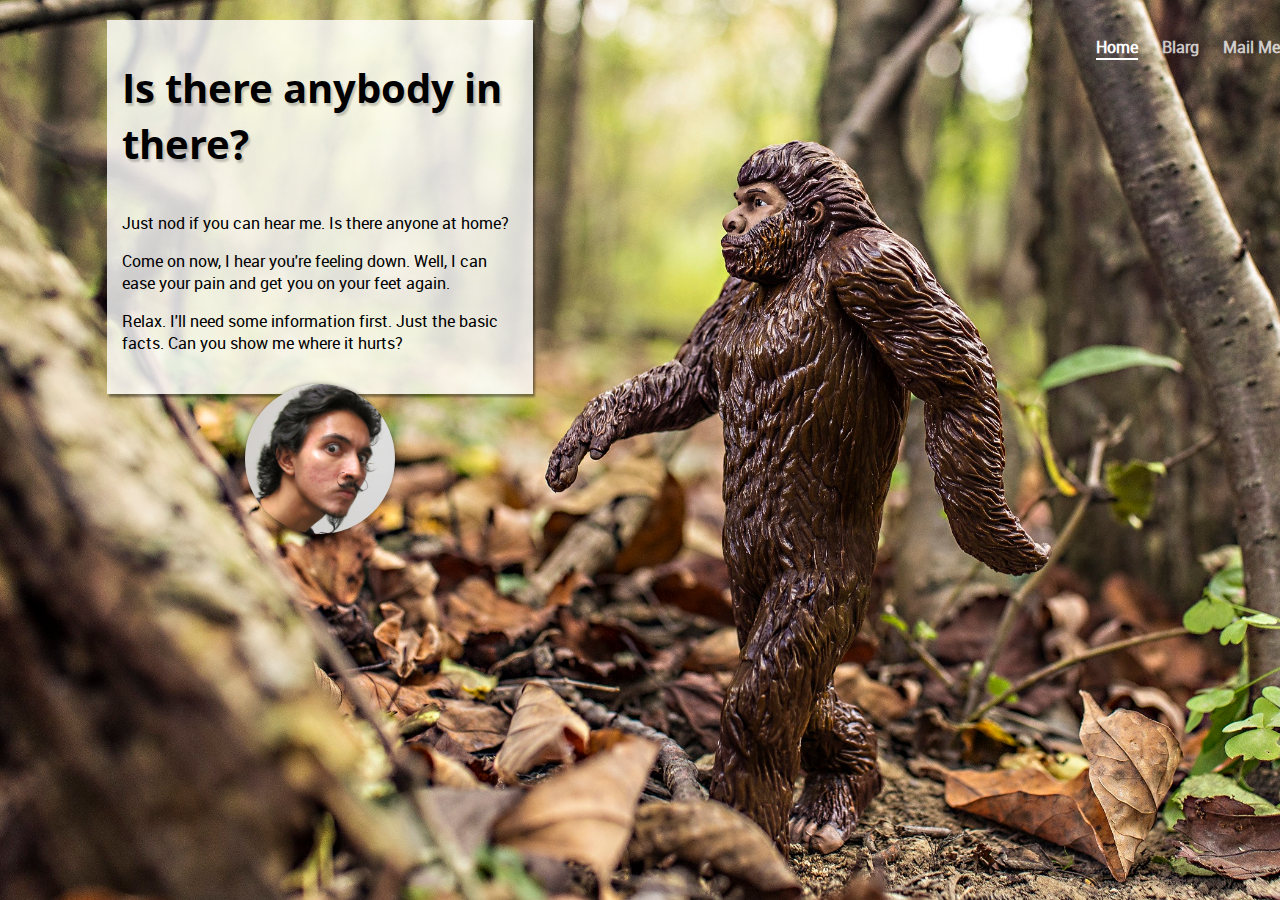
<file: index.html>
<!DOCTYPE html>
<html lang="en">
	<head>
	<link href="assets/stylesheets/main.css" rel="stylesheet">
	<link href="assets/stylesheets/fonts/fonts.css" rel="stylesheet">
	<meta charset="utf-8">
	<title>Test Project; Please Ignore</title>
	</head>
	
	<body>
	
	<div class="custom-offset-8">
			<ul class="nav masthead-nav clearfix">
				<li class="active"><a href=#><!--<i class="fa fa-home"></i>--> Home</a></li>
				<li><a href="2048/index.html"><!--<i class="fa fa-comment-o"></i>--> Blarg</a></li>
				<li><a href="mailto:loopholemaster@gmail.com"><!--<i class="fa fa-envelope"></i>--> Mail Me</a></li>
			</ul>	
			</div>
	
	<div class="container">
		<div class="row">
			<div class="col-md-4 col-md-offset-1 panel">
	  <h1 class="margin-base-vertical">Is there anybody in there? </h1>
	  <p>Just nod if you can hear me. Is there anyone at home? </p>
	  <p>Come on now, I hear you're feeling down. Well, I can ease your pain and get you on your feet again. </p>
	  <p>Relax. I'll need some information first. Just the basic facts. Can you show me where it hurts? </p>
        <div class="margin-base-vertical"></div>
		</div>
			
		</div>
	</div>

	<div class="container">
	<div class="row">
	<div class="col-md-4 col-md-offset-1">
	<div class="circular">
	</div></div></div></div>


              
      

	
	</body>
</html>
</file>
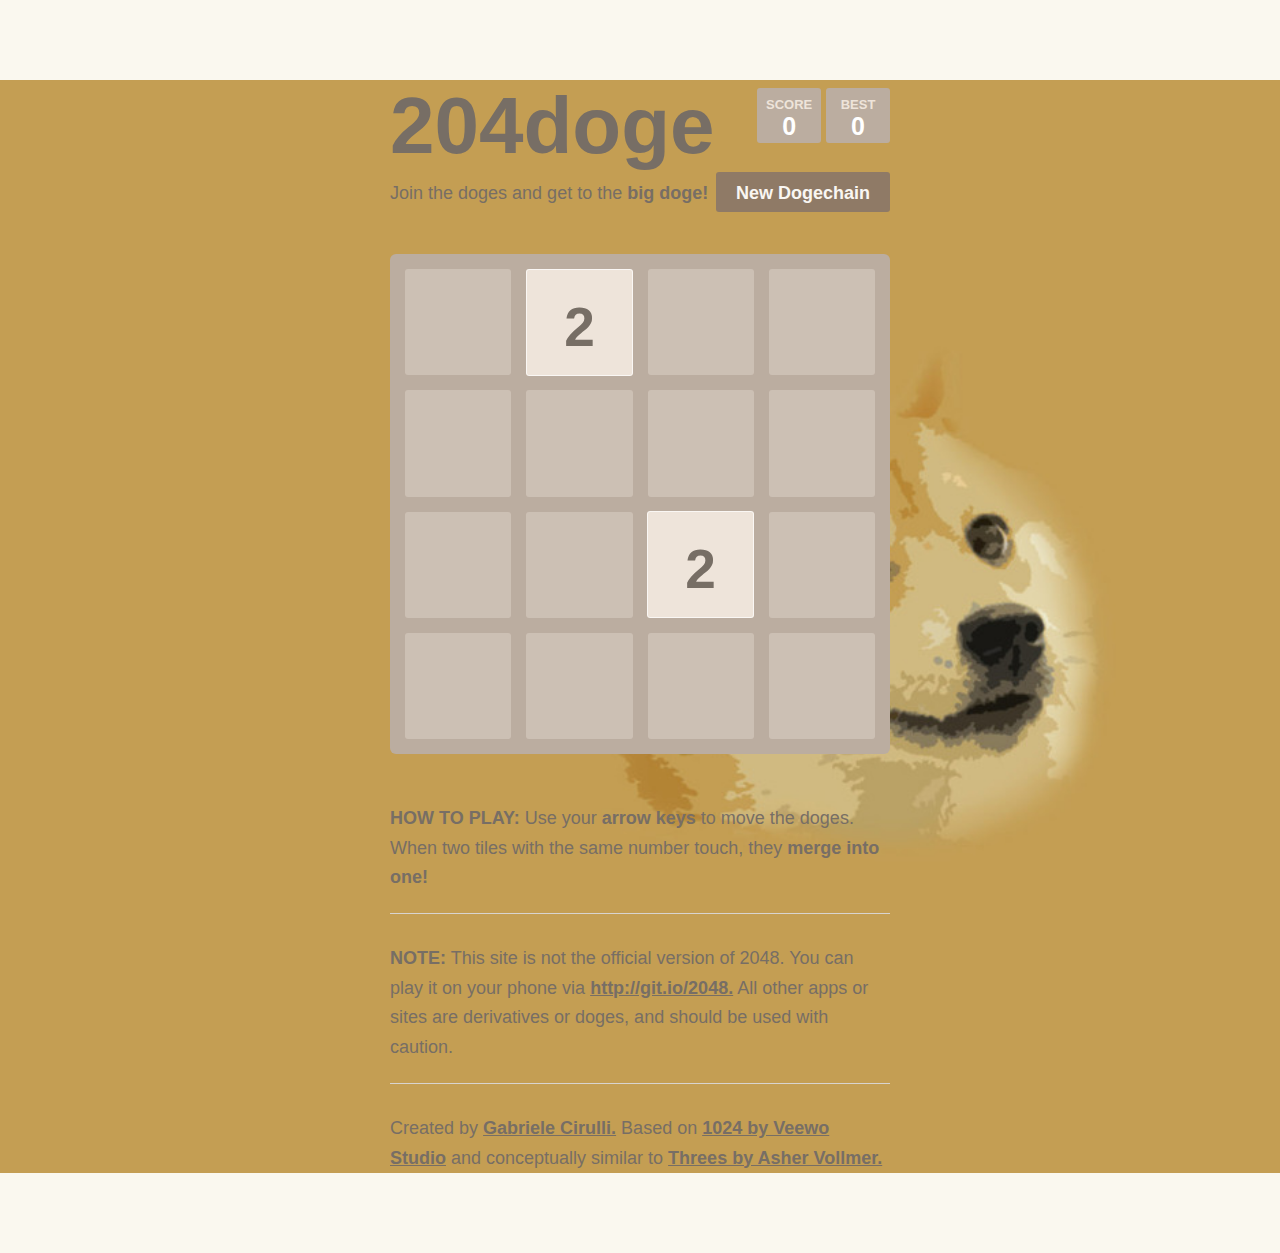
<file: 2048/index.html>
<!DOCTYPE html>
<html>
<head>
  <meta charset="utf-8">
  <title>2048</title>

  <link href="style/main.css" rel="stylesheet" type="text/css">
  <link rel="shortcut icon" href="favicon.ico">
  <link rel="apple-touch-icon" href="meta/apple-touch-icon.png">
  <link rel="apple-touch-startup-image" href="meta/apple-touch-startup-image-640x1096.png" media="(device-width: 320px) and (device-height: 568px) and (-webkit-device-pixel-ratio: 2)"> <!-- iPhone 5+ -->
  <link rel="apple-touch-startup-image" href="meta/apple-touch-startup-image-640x920.png"  media="(device-width: 320px) and (device-height: 480px) and (-webkit-device-pixel-ratio: 2)"> <!-- iPhone, retina -->
  <meta name="apple-mobile-web-app-capable" content="yes">
  <meta name="apple-mobile-web-app-status-bar-style" content="black">

  <meta name="HandheldFriendly" content="True">
  <meta name="MobileOptimized" content="320">
  <meta name="viewport" content="width=device-width, target-densitydpi=160dpi, initial-scale=1.0, maximum-scale=1, user-scalable=no, minimal-ui">
</head>
<body>
  <div class="container">
    <div class="heading">
      <h1 class="title">204doge</h1>
      <div class="scores-container">
        <div class="score-container">0</div>
        <div class="best-container">0</div>
      </div>
    </div>

    <div class="above-game">
      <p class="game-intro">Join the doges and get to the <strong>big doge!</strong></p>
      <a class="restart-button">New Dogechain</a>
    </div>

    <div class="game-container">
      <div class="game-message">
        <p></p>
        <div class="lower">
	        <a class="keep-playing-button">Keep doging</a>
          <a class="retry-button">Try another doge</a>
        </div>
      </div>

      <div class="grid-container">
        <div class="grid-row">
          <div class="grid-cell"></div>
          <div class="grid-cell"></div>
          <div class="grid-cell"></div>
          <div class="grid-cell"></div>
        </div>
        <div class="grid-row">
          <div class="grid-cell"></div>
          <div class="grid-cell"></div>
          <div class="grid-cell"></div>
          <div class="grid-cell"></div>
        </div>
        <div class="grid-row">
          <div class="grid-cell"></div>
          <div class="grid-cell"></div>
          <div class="grid-cell"></div>
          <div class="grid-cell"></div>
        </div>
        <div class="grid-row">
          <div class="grid-cell"></div>
          <div class="grid-cell"></div>
          <div class="grid-cell"></div>
          <div class="grid-cell"></div>
        </div>
      </div>

      <div class="tile-container">

      </div>
    </div>

    <p class="game-explanation">
      <strong class="important">How to play:</strong> Use your <strong>arrow keys</strong> to move the doges. When two tiles with the same number touch, they <strong>merge into one!</strong>
    </p>
    <hr>
    <p>
    <strong class="important">Note:</strong> This site is not the official version of 2048. You can play it on your phone via <a href="http://git.io/2048">http://git.io/2048.</a> All other apps or sites are derivatives or doges, and should be used with caution.
    </p>
    <hr>
    <p>
    Created by <a href="http://gabrielecirulli.com" target="_blank">Gabriele Cirulli.</a> Based on <a href="https://itunes.apple.com/us/app/1024!/id823499224" target="_blank">1024 by Veewo Studio</a> and conceptually similar to <a href="http://asherv.com/threes/" target="_blank">Threes by Asher Vollmer.</a>
    </p>
  </div>

  <script src="js/bind_polyfill.js"></script>
  <script src="js/classlist_polyfill.js"></script>
  <script src="js/animframe_polyfill.js"></script>
  <script src="js/keyboard_input_manager.js"></script>
  <script src="js/html_actuator.js"></script>
  <script src="js/grid.js"></script>
  <script src="js/tile.js"></script>
  <script src="js/local_storage_manager.js"></script>
  <script src="js/game_manager.js"></script>
  <script src="js/application.js"></script>
</body>
</html>
</file>
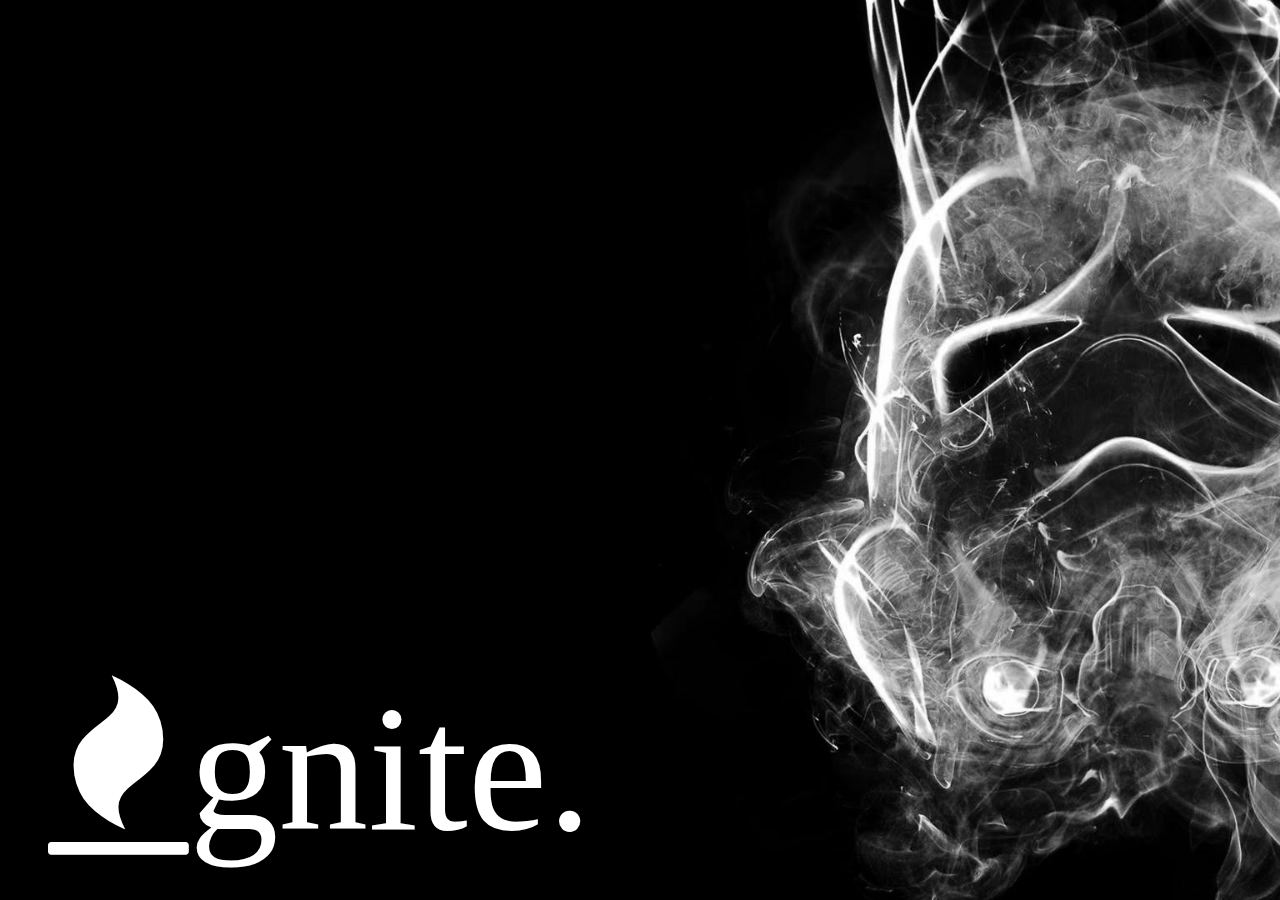
<file: Annoyance test/annoyingtest1.html>
<!DOCTYPE html>
<html>
<head>
	<title>How to annoy people</title>
	<link rel="stylesheet" type="text/css" href="main.css">
  <link href='http://fonts.googleapis.com/css?family=Poiret+One' rel='stylesheet' type='text/css'>
  <link href="https://maxcdn.bootstrapcdn.com/font-awesome/4.2.0/css/font-awesome.min.css" rel="stylesheet">

</head>
<body>
	<div id="hello"><i class="fa fa-fire">gnite.</i></div>
</body>
</html>
</file>
<file: assets/stylesheets/fonts/fonts.css>
/* Generated by Font Squirrel (http://www.fontsquirrel.com) on November 7, 2014 */



@font-face {
    font-family: 'robotoregular';
    src: url('roboto-regular-webfont.eot');
    src: url('roboto-regular-webfont.eot?#iefix') format('embedded-opentype'),
         url('roboto-regular-webfont.woff2') format('woff2'),
         url('roboto-regular-webfont.woff') format('woff'),
         url('roboto-regular-webfont.ttf') format('truetype'),
         url('roboto-regular-webfont.svg#robotoregular') format('svg');
    font-weight: normal;
    font-style: normal;

}




@font-face {
    font-family: 'open_sansbold';
    src: url('opensans-bold-webfont.eot');
    src: url('opensans-bold-webfont.eot?#iefix') format('embedded-opentype'),
         url('opensans-bold-webfont.woff2') format('woff2'),
         url('opensans-bold-webfont.woff') format('woff'),
         url('opensans-bold-webfont.ttf') format('truetype'),
         url('opensans-bold-webfont.svg#open_sansbold') format('svg');
    font-weight: normal;
    font-style: normal;

}
</file>
<file: 2048/style/main.css>
@import url(fonts/clear-sans.css);
html, body {
  margin: 0;
  padding: 0;
  background: #faf8ef;
  color: #776e65;
  font-family: "comic Sans", "Helvetica Neue", Arial, sans-serif;
  font-size: 18px; }

body {
  margin: 80px 0; 
background-image: url(doge-27462-1280x800.jpg);
background-size:cover;}

.heading:after {
  content: "";
  display: block;
  clear: both; }

h1.title {
  font-size: 80px;
  font-weight: bold;
  margin: 0;
  display: block;
  float: left; }

@-webkit-keyframes move-up {
  0% {
    top: 25px;
    opacity: 1; }

  100% {
    top: -50px;
    opacity: 0; } }
@-moz-keyframes move-up {
  0% {
    top: 25px;
    opacity: 1; }

  100% {
    top: -50px;
    opacity: 0; } }
@keyframes move-up {
  0% {
    top: 25px;
    opacity: 1; }

  100% {
    top: -50px;
    opacity: 0; } }
.scores-container {
  float: right;
  text-align: right; }

.score-container, .best-container {
  position: relative;
  display: inline-block;
  background: #bbada0;
  padding: 15px 25px;
  font-size: 25px;
  height: 25px;
  line-height: 47px;
  font-weight: bold;
  border-radius: 3px;
  color: white;
  margin-top: 8px;
  text-align: center; }
  .score-container:after, .best-container:after {
    position: absolute;
    width: 100%;
    top: 10px;
    left: 0;
    text-transform: uppercase;
    font-size: 13px;
    line-height: 13px;
    text-align: center;
    color: #eee4da; }
  .score-container .score-addition, .best-container .score-addition {
    position: absolute;
    right: 30px;
    color: red;
    font-size: 25px;
    line-height: 25px;
    font-weight: bold;
    color: rgba(119, 110, 101, 0.9);
    z-index: 100;
    -webkit-animation: move-up 600ms ease-in;
    -moz-animation: move-up 600ms ease-in;
    animation: move-up 600ms ease-in;
    -webkit-animation-fill-mode: both;
    -moz-animation-fill-mode: both;
    animation-fill-mode: both; }

.score-container:after {
  content: "Score"; }

.best-container:after {
  content: "Best"; }

p {
  margin-top: 0;
  margin-bottom: 10px;
  line-height: 1.65; }

a {
  color: #776e65;
  font-weight: bold;
  text-decoration: underline;
  cursor: pointer; }

strong.important {
  text-transform: uppercase; }

hr {
  border: none;
  border-bottom: 1px solid #d8d4d0;
  margin-top: 20px;
  margin-bottom: 30px; }

.container {
  width: 500px;
  margin: 0 auto; }

@-webkit-keyframes fade-in {
  0% {
    opacity: 0; }

  100% {
    opacity: 1; } }
@-moz-keyframes fade-in {
  0% {
    opacity: 0; }

  100% {
    opacity: 1; } }
@keyframes fade-in {
  0% {
    opacity: 0; }

  100% {
    opacity: 1; } }
.game-container {
  margin-top: 40px;
  position: relative;
  padding: 15px;
  cursor: default;
  -webkit-touch-callout: none;
  -ms-touch-callout: none;
  -webkit-user-select: none;
  -moz-user-select: none;
  -ms-user-select: none;
  -ms-touch-action: none;
  touch-action: none;
  background: #bbada0;
  border-radius: 6px;
  width: 500px;
  height: 500px;
  -webkit-box-sizing: border-box;
  -moz-box-sizing: border-box;
  box-sizing: border-box; }
  .game-container .game-message {
    display: none;
    position: absolute;
    top: 0;
    right: 0;
    bottom: 0;
    left: 0;
    background: rgba(238, 228, 218, 0.5);
    z-index: 100;
    text-align: center;
    -webkit-animation: fade-in 800ms ease 1200ms;
    -moz-animation: fade-in 800ms ease 1200ms;
    animation: fade-in 800ms ease 1200ms;
    -webkit-animation-fill-mode: both;
    -moz-animation-fill-mode: both;
    animation-fill-mode: both; }
    .game-container .game-message p {
      font-size: 60px;
      font-weight: bold;
      height: 60px;
      line-height: 60px;
      margin-top: 222px; }
    .game-container .game-message .lower {
      display: block;
      margin-top: 59px; }
    .game-container .game-message a {
      display: inline-block;
      background: #8f7a66;
      border-radius: 3px;
      padding: 0 20px;
      text-decoration: none;
      color: #f9f6f2;
      height: 40px;
      line-height: 42px;
      margin-left: 9px; }
      .game-container .game-message a.keep-playing-button {
        display: none; }
    .game-container .game-message.game-won {
      background: rgba(237, 194, 46, 0.5);
      color: #f9f6f2; }
      .game-container .game-message.game-won a.keep-playing-button {
        display: inline-block; }
    .game-container .game-message.game-won, .game-container .game-message.game-over {
      display: block; }

.grid-container {
  position: absolute;
  z-index: 1; }

.grid-row {
  margin-bottom: 15px; }
  .grid-row:last-child {
    margin-bottom: 0; }
  .grid-row:after {
    content: "";
    display: block;
    clear: both; }

.grid-cell {
  width: 106.25px;
  height: 106.25px;
  margin-right: 15px;
  float: left;
  border-radius: 3px;
  background: rgba(238, 228, 218, 0.35); }
  .grid-cell:last-child {
    margin-right: 0; }

.tile-container {
  position: absolute;
  z-index: 2; }

.tile, .tile .tile-inner {
  width: 107px;
  height: 107px;
  line-height: 116.25px; }
.tile.tile-position-1-1 {
  -webkit-transform: translate(0px, 0px);
  -moz-transform: translate(0px, 0px);
  transform: translate(0px, 0px); }
.tile.tile-position-1-2 {
  -webkit-transform: translate(0px, 121px);
  -moz-transform: translate(0px, 121px);
  transform: translate(0px, 121px); }
.tile.tile-position-1-3 {
  -webkit-transform: translate(0px, 242px);
  -moz-transform: translate(0px, 242px);
  transform: translate(0px, 242px); }
.tile.tile-position-1-4 {
  -webkit-transform: translate(0px, 363px);
  -moz-transform: translate(0px, 363px);
  transform: translate(0px, 363px); }
.tile.tile-position-2-1 {
  -webkit-transform: translate(121px, 0px);
  -moz-transform: translate(121px, 0px);
  transform: translate(121px, 0px); }
.tile.tile-position-2-2 {
  -webkit-transform: translate(121px, 121px);
  -moz-transform: translate(121px, 121px);
  transform: translate(121px, 121px); }
.tile.tile-position-2-3 {
  -webkit-transform: translate(121px, 242px);
  -moz-transform: translate(121px, 242px);
  transform: translate(121px, 242px); }
.tile.tile-position-2-4 {
  -webkit-transform: translate(121px, 363px);
  -moz-transform: translate(121px, 363px);
  transform: translate(121px, 363px); }
.tile.tile-position-3-1 {
  -webkit-transform: translate(242px, 0px);
  -moz-transform: translate(242px, 0px);
  transform: translate(242px, 0px); }
.tile.tile-position-3-2 {
  -webkit-transform: translate(242px, 121px);
  -moz-transform: translate(242px, 121px);
  transform: translate(242px, 121px); }
.tile.tile-position-3-3 {
  -webkit-transform: translate(242px, 242px);
  -moz-transform: translate(242px, 242px);
  transform: translate(242px, 242px); }
.tile.tile-position-3-4 {
  -webkit-transform: translate(242px, 363px);
  -moz-transform: translate(242px, 363px);
  transform: translate(242px, 363px); }
.tile.tile-position-4-1 {
  -webkit-transform: translate(363px, 0px);
  -moz-transform: translate(363px, 0px);
  transform: translate(363px, 0px); }
.tile.tile-position-4-2 {
  -webkit-transform: translate(363px, 121px);
  -moz-transform: translate(363px, 121px);
  transform: translate(363px, 121px); }
.tile.tile-position-4-3 {
  -webkit-transform: translate(363px, 242px);
  -moz-transform: translate(363px, 242px);
  transform: translate(363px, 242px); }
.tile.tile-position-4-4 {
  -webkit-transform: translate(363px, 363px);
  -moz-transform: translate(363px, 363px);
  transform: translate(363px, 363px); }

.tile {
  position: absolute;
  -webkit-transition: 100ms ease-in-out;
  -moz-transition: 100ms ease-in-out;
  transition: 100ms ease-in-out;
  -webkit-transition-property: -webkit-transform;
  -moz-transition-property: -moz-transform;
  transition-property: transform; }
  .tile .tile-inner {
    border-radius: 3px;
    background: #eee4da;
    text-align: center;
    font-weight: bold;
    z-index: 10;
    font-size: 55px; }
  .tile.tile-2 .tile-inner {
    background: #eee4da;
    box-shadow: 0 0 30px 10px rgba(243, 215, 116, 0), inset 0 0 0 1px rgba(255, 255, 255, 0.7); 
    background-image: url(http://i0.kym-cdn.com/photos/images/newsfeed/000/581/296/c09.jpg);background-size:cover;}
  .tile.tile-4 .tile-inner {
    background: #ede0c8;
    box-shadow: 0 0 30px 10px rgba(243, 215, 116, 0), inset 0 0 0 1px rgba(255, 255, 255, 0.7); 
    background-image: url(https://barkpost-assets.s3.amazonaws.com/wp-content/uploads/2014/01/a0126590_2240596.jpg);background-size:cover;}
  .tile.tile-8 .tile-inner {
    color: #f9f6f2;
    background: #f2b179; 
    background-image:url(http://i1.kym-cdn.com/photos/images/newsfeed/000/581/567/bab.jpg);background-size: cover;}
  .tile.tile-16 .tile-inner {
    color: #f9f6f2;
    background: #f59563; 
    background-image:url(http://i3.kym-cdn.com/photos/images/newsfeed/000/581/723/a8b.jpg);background-size: cover;}
  .tile.tile-32 .tile-inner {
    color: #f9f6f2;
    background: #f67c5f; 
    background-image:url(http://julianatoledodefaria.com.br/blog/wp-includes/Text/doge-meme-original-6511.jpg);background-size: cover;}
  .tile.tile-64 .tile-inner {
    color: #f9f6f2;
    background: #f65e3b; 
    background-image:url(http://weknowmemes.com/wp-content/uploads/2013/11/doge-meme-26.jpg);background-size: cover;}
  .tile.tile-128 .tile-inner {
    color: #f9f6f2;
    background: #edcf72;
    box-shadow: 0 0 30px 10px rgba(243, 215, 116, 0.2381), inset 0 0 0 1px rgba(255, 255, 255, 0.14286);
    font-size: 45px; 
    background-image:url(http://cdn.lotoflaughters.com/wp-content/uploads/2013/11/dodge-meme-023-11132013.png);background-size: cover;}
    @media screen and (max-width: 520px) {
      .tile.tile-128 .tile-inner {
        font-size: 25px; } }
  .tile.tile-256 .tile-inner {
    color: #f9f6f2;
    background: #edcc61;
    box-shadow: 0 0 30px 10px rgba(243, 215, 116, 0.31746), inset 0 0 0 1px rgba(255, 255, 255, 0.19048);
    font-size: 45px; }
    @media screen and (max-width: 520px) {
      .tile.tile-256 .tile-inner {
        font-size: 25px; } }
  .tile.tile-512 .tile-inner {
    color: #f9f6f2;
    background: #edc850;
    box-shadow: 0 0 30px 10px rgba(243, 215, 116, 0.39683), inset 0 0 0 1px rgba(255, 255, 255, 0.2381);
    font-size: 45px; }
    @media screen and (max-width: 520px) {
      .tile.tile-512 .tile-inner {
        font-size: 25px; } }
  .tile.tile-1024 .tile-inner {
    color: #f9f6f2;
    background: #edc53f;
    box-shadow: 0 0 30px 10px rgba(243, 215, 116, 0.47619), inset 0 0 0 1px rgba(255, 255, 255, 0.28571);
    font-size: 35px; }
    @media screen and (max-width: 520px) {
      .tile.tile-1024 .tile-inner {
        font-size: 15px; } }
  .tile.tile-2048 .tile-inner {
    color: #f9f6f2;
    background: #edc22e;
    box-shadow: 0 0 30px 10px rgba(243, 215, 116, 0.55556), inset 0 0 0 1px rgba(255, 255, 255, 0.33333);
    font-size: 35px; }
    @media screen and (max-width: 520px) {
      .tile.tile-2048 .tile-inner {
        font-size: 15px; } }
  .tile.tile-super .tile-inner {
    color: #f9f6f2;
    background: #3c3a32;
    font-size: 30px; }
    @media screen and (max-width: 520px) {
      .tile.tile-super .tile-inner {
        font-size: 10px; } }

@-webkit-keyframes appear {
  0% {
    opacity: 0;
    -webkit-transform: scale(0);
    -moz-transform: scale(0);
    transform: scale(0); }

  100% {
    opacity: 1;
    -webkit-transform: scale(1);
    -moz-transform: scale(1);
    transform: scale(1); } }
@-moz-keyframes appear {
  0% {
    opacity: 0;
    -webkit-transform: scale(0);
    -moz-transform: scale(0);
    transform: scale(0); }

  100% {
    opacity: 1;
    -webkit-transform: scale(1);
    -moz-transform: scale(1);
    transform: scale(1); } }
@keyframes appear {
  0% {
    opacity: 0;
    -webkit-transform: scale(0);
    -moz-transform: scale(0);
    transform: scale(0); }

  100% {
    opacity: 1;
    -webkit-transform: scale(1);
    -moz-transform: scale(1);
    transform: scale(1); } }
.tile-new .tile-inner {
  -webkit-animation: appear 200ms ease 100ms;
  -moz-animation: appear 200ms ease 100ms;
  animation: appear 200ms ease 100ms;
  -webkit-animation-fill-mode: backwards;
  -moz-animation-fill-mode: backwards;
  animation-fill-mode: backwards; }

@-webkit-keyframes pop {
  0% {
    -webkit-transform: scale(0);
    -moz-transform: scale(0);
    transform: scale(0); }

  50% {
    -webkit-transform: scale(1.2);
    -moz-transform: scale(1.2);
    transform: scale(1.2); }

  100% {
    -webkit-transform: scale(1);
    -moz-transform: scale(1);
    transform: scale(1); } }
@-moz-keyframes pop {
  0% {
    -webkit-transform: scale(0);
    -moz-transform: scale(0);
    transform: scale(0); }

  50% {
    -webkit-transform: scale(1.2);
    -moz-transform: scale(1.2);
    transform: scale(1.2); }

  100% {
    -webkit-transform: scale(1);
    -moz-transform: scale(1);
    transform: scale(1); } }
@keyframes pop {
  0% {
    -webkit-transform: scale(0);
    -moz-transform: scale(0);
    transform: scale(0); }

  50% {
    -webkit-transform: scale(1.2);
    -moz-transform: scale(1.2);
    transform: scale(1.2); }

  100% {
    -webkit-transform: scale(1);
    -moz-transform: scale(1);
    transform: scale(1); } }
.tile-merged .tile-inner {
  z-index: 20;
  -webkit-animation: pop 200ms ease 100ms;
  -moz-animation: pop 200ms ease 100ms;
  animation: pop 200ms ease 100ms;
  -webkit-animation-fill-mode: backwards;
  -moz-animation-fill-mode: backwards;
  animation-fill-mode: backwards; }

.above-game:after {
  content: "";
  display: block;
  clear: both; }

.game-intro {
  float: left;
  line-height: 42px;
  margin-bottom: 0; }

.restart-button {
  display: inline-block;
  background: #8f7a66;
  border-radius: 3px;
  padding: 0 20px;
  text-decoration: none;
  color: #f9f6f2;
  height: 40px;
  line-height: 42px;
  display: block;
  text-align: center;
  float: right; }

.game-explanation {
  margin-top: 50px; }

@media screen and (max-width: 520px) {
  html, body {
    font-size: 15px; }

  body {
    margin: 20px 0;
    padding: 0 20px; }

  h1.title {
    font-size: 27px;
    margin-top: 15px; }

  .container {
    width: 280px;
    margin: 0 auto; }

  .score-container, .best-container {
    margin-top: 0;
    padding: 15px 10px;
    min-width: 40px; }

  .heading {
    margin-bottom: 10px; }

  .game-intro {
    width: 55%;
    display: block;
    box-sizing: border-box;
    line-height: 1.65; }

  .restart-button {
    width: 42%;
    padding: 0;
    display: block;
    box-sizing: border-box;
    margin-top: 2px; }

  .game-container {
    margin-top: 17px;
    position: relative;
    padding: 10px;
    cursor: default;
    -webkit-touch-callout: none;
    -ms-touch-callout: none;
    -webkit-user-select: none;
    -moz-user-select: none;
    -ms-user-select: none;
    -ms-touch-action: none;
    touch-action: none;
    background: #bbada0;
    border-radius: 6px;
    width: 280px;
    height: 280px;
    -webkit-box-sizing: border-box;
    -moz-box-sizing: border-box;
    box-sizing: border-box; }
    .game-container .game-message {
      display: none;
      position: absolute;
      top: 0;
      right: 0;
      bottom: 0;
      left: 0;
      background: rgba(238, 228, 218, 0.5);
      z-index: 100;
      text-align: center;
      -webkit-animation: fade-in 800ms ease 1200ms;
      -moz-animation: fade-in 800ms ease 1200ms;
      animation: fade-in 800ms ease 1200ms;
      -webkit-animation-fill-mode: both;
      -moz-animation-fill-mode: both;
      animation-fill-mode: both; }
      .game-container .game-message p {
        font-size: 60px;
        font-weight: bold;
        height: 60px;
        line-height: 60px;
        margin-top: 222px; }
      .game-container .game-message .lower {
        display: block;
        margin-top: 59px; }
      .game-container .game-message a {
        display: inline-block;
        background: #8f7a66;
        border-radius: 3px;
        padding: 0 20px;
        text-decoration: none;
        color: #f9f6f2;
        height: 40px;
        line-height: 42px;
        margin-left: 9px; }
        .game-container .game-message a.keep-playing-button {
          display: none; }
      .game-container .game-message.game-won {
        background: rgba(237, 194, 46, 0.5);
        color: #f9f6f2; }
        .game-container .game-message.game-won a.keep-playing-button {
          display: inline-block; }
      .game-container .game-message.game-won, .game-container .game-message.game-over {
        display: block; }

  .grid-container {
    position: absolute;
    z-index: 1; }

  .grid-row {
    margin-bottom: 10px; }
    .grid-row:last-child {
      margin-bottom: 0; }
    .grid-row:after {
      content: "";
      display: block;
      clear: both; }

  .grid-cell {
    width: 57.5px;
    height: 57.5px;
    margin-right: 10px;
    float: left;
    border-radius: 3px;
    background: rgba(238, 228, 218, 0.35); }
    .grid-cell:last-child {
      margin-right: 0; }

  .tile-container {
    position: absolute;
    z-index: 2; }

  .tile, .tile .tile-inner {
    width: 58px;
    height: 58px;
    line-height: 67.5px; }
  .tile.tile-position-1-1 {
    -webkit-transform: translate(0px, 0px);
    -moz-transform: translate(0px, 0px);
    transform: translate(0px, 0px); }
  .tile.tile-position-1-2 {
    -webkit-transform: translate(0px, 67px);
    -moz-transform: translate(0px, 67px);
    transform: translate(0px, 67px); }
  .tile.tile-position-1-3 {
    -webkit-transform: translate(0px, 135px);
    -moz-transform: translate(0px, 135px);
    transform: translate(0px, 135px); }
  .tile.tile-position-1-4 {
    -webkit-transform: translate(0px, 202px);
    -moz-transform: translate(0px, 202px);
    transform: translate(0px, 202px); }
  .tile.tile-position-2-1 {
    -webkit-transform: translate(67px, 0px);
    -moz-transform: translate(67px, 0px);
    transform: translate(67px, 0px); }
  .tile.tile-position-2-2 {
    -webkit-transform: translate(67px, 67px);
    -moz-transform: translate(67px, 67px);
    transform: translate(67px, 67px); }
  .tile.tile-position-2-3 {
    -webkit-transform: translate(67px, 135px);
    -moz-transform: translate(67px, 135px);
    transform: translate(67px, 135px); }
  .tile.tile-position-2-4 {
    -webkit-transform: translate(67px, 202px);
    -moz-transform: translate(67px, 202px);
    transform: translate(67px, 202px); }
  .tile.tile-position-3-1 {
    -webkit-transform: translate(135px, 0px);
    -moz-transform: translate(135px, 0px);
    transform: translate(135px, 0px); }
  .tile.tile-position-3-2 {
    -webkit-transform: translate(135px, 67px);
    -moz-transform: translate(135px, 67px);
    transform: translate(135px, 67px); }
  .tile.tile-position-3-3 {
    -webkit-transform: translate(135px, 135px);
    -moz-transform: translate(135px, 135px);
    transform: translate(135px, 135px); }
  .tile.tile-position-3-4 {
    -webkit-transform: translate(135px, 202px);
    -moz-transform: translate(135px, 202px);
    transform: translate(135px, 202px); }
  .tile.tile-position-4-1 {
    -webkit-transform: translate(202px, 0px);
    -moz-transform: translate(202px, 0px);
    transform: translate(202px, 0px); }
  .tile.tile-position-4-2 {
    -webkit-transform: translate(202px, 67px);
    -moz-transform: translate(202px, 67px);
    transform: translate(202px, 67px); }
  .tile.tile-position-4-3 {
    -webkit-transform: translate(202px, 135px);
    -moz-transform: translate(202px, 135px);
    transform: translate(202px, 135px); }
  .tile.tile-position-4-4 {
    -webkit-transform: translate(202px, 202px);
    -moz-transform: translate(202px, 202px);
    transform: translate(202px, 202px); }

  .tile .tile-inner {
    font-size: 35px; }

  .game-message p {
    font-size: 30px !important;
    height: 30px !important;
    line-height: 30px !important;
    margin-top: 90px !important; }
  .game-message .lower {
    margin-top: 30px !important; } }
</file>
<file: Annoyance test/main.css>
body{
	width:100vw;
	height:100vh;
	padding:0;
	margin:0;
	background-image:url('bg.jpg');
  background-size:cover;
}

#hello{
  padding:0;
  margin:0;
  line-height: 1em;
  font-size:14vw;
  text-align: center;
  color:white;
  bottom:5%;
  position:absolute;
  width:50vw;
  /*transform:traslateY(-50%);*/
  font-family:'Poiret One';
  /*test for git diff with Meld*/
}
</file>
<file: assets/stylesheets/main.css>
/*
/*! normalize.css v3.0.2 | MIT License | git.io/normalize */

/**
 * 1. Set default font family to sans-serif.
 * 2. Prevent iOS text size adjust after orientation change, without disabling
 *    user zoom.
 */

html {
  /* font-family: sans-serif; /* 1 */
  -ms-text-size-adjust: 100%; /* 2 */
  -webkit-text-size-adjust: 100%; /* 2 */
}

/**
 * Remove default margin.
 */

body {
  margin: 0;
}

/* HTML5 display definitions
   ========================================================================== */

/**
 * Correct `block` display not defined for any HTML5 element in IE 8/9.
 * Correct `block` display not defined for `details` or `summary` in IE 10/11
 * and Firefox.
 * Correct `block` display not defined for `main` in IE 11.
 */

article,
aside,
details,
figcaption,
figure,
footer,
header,
hgroup,
main,
menu,
nav,
section,
summary {
  display: block;
}

/**
 * 1. Correct `inline-block` display not defined in IE 8/9.
 * 2. Normalize vertical alignment of `progress` in Chrome, Firefox, and Opera.
 */

audio,
canvas,
progress,
video {
  display: inline-block; /* 1 */
  vertical-align: baseline; /* 2 */
}

/**
 * Prevent modern browsers from displaying `audio` without controls.
 * Remove excess height in iOS 5 devices.
 */

audio:not([controls]) {
  display: none;
  height: 0;
}

/**
 * Address `[hidden]` styling not present in IE 8/9/10.
 * Hide the `template` element in IE 8/9/11, Safari, and Firefox < 22.
 */

[hidden],
template {
  display: none;
}

/* Links
   ========================================================================== */

/**
 * Remove the gray background color from active links in IE 10.
 */

a {
  background-color: transparent;
  text-decoration:none;
}

/**
 * Improve readability when focused and also mouse hovered in all browsers.
 */

a:active,
a:hover {
  outline: 0;
}

/* Text-level semantics
   ========================================================================== */

/**
 * Address styling not present in IE 8/9/10/11, Safari, and Chrome.
 */

abbr[title] {
  border-bottom: 1px dotted;
}

/**
 * Address style set to `bolder` in Firefox 4+, Safari, and Chrome.
 */

b,
strong {
  font-weight: bold;
}

/**
 * Address styling not present in Safari and Chrome.
 */

dfn {
  font-style: italic;
}

/**
 * Address variable `h1` font-size and margin within `section` and `article`
 * contexts in Firefox 4+, Safari, and Chrome.
 */

h1 {
  font-size: 2em;
  margin: 0.67em 0;
}

/**
 * Address styling not present in IE 8/9.
 */

mark {
  background: #ff0;
  color: #000;
}

/**
 * Address inconsistent and variable font size in all browsers.
 */

small {
  font-size: 80%;
}

/**
 * Prevent `sub` and `sup` affecting `line-height` in all browsers.
 */

sub,
sup {
  font-size: 75%;
  line-height: 0;
  position: relative;
  vertical-align: baseline;
}

sup {
  top: -0.5em;
}

sub {
  bottom: -0.25em;
}

/* Embedded content
   ========================================================================== */

/**
 * Remove border when inside `a` element in IE 8/9/10.
 */

img {
  border: 0;
}

/**
 * Correct overflow not hidden in IE 9/10/11.
 */

svg:not(:root) {
  overflow: hidden;
}

/* Grouping content
   ========================================================================== */

/**
 * Address margin not present in IE 8/9 and Safari.
 */

figure {
  margin: 1em 40px;
}

/**
 * Address differences between Firefox and other browsers.
 */

hr {
  -moz-box-sizing: content-box;
  box-sizing: content-box;
  height: 0;
}

/**
 * Contain overflow in all browsers.
 */

pre {
  overflow: auto;
}

/**
 * Address odd `em`-unit font size rendering in all browsers.
 */

code,
kbd,
pre,
samp {
  font-family: monospace, monospace;
  font-size: 1em;
}

/* Forms
   ========================================================================== */

/**
 * Known limitation: by default, Chrome and Safari on OS X allow very limited
 * styling of `select`, unless a `border` property is set.
 */

/**
 * 1. Correct color not being inherited.
 *    Known issue: affects color of disabled elements.
 * 2. Correct font properties not being inherited.
 * 3. Address margins set differently in Firefox 4+, Safari, and Chrome.
 */

button,
input,
optgroup,
select,
textarea {
  color: inherit; /* 1 */
  font: inherit; /* 2 */
  margin: 0; /* 3 */
}

/**
 * Address `overflow` set to `hidden` in IE 8/9/10/11.
 */

button {
  overflow: visible;
}

/**
 * Address inconsistent `text-transform` inheritance for `button` and `select`.
 * All other form control elements do not inherit `text-transform` values.
 * Correct `button` style inheritance in Firefox, IE 8/9/10/11, and Opera.
 * Correct `select` style inheritance in Firefox.
 */

button,
select {
  text-transform: none;
}

/**
 * 1. Avoid the WebKit bug in Android 4.0.* where (2) destroys native `audio`
 *    and `video` controls.
 * 2. Correct inability to style clickable `input` types in iOS.
 * 3. Improve usability and consistency of cursor style between image-type
 *    `input` and others.
 */

button,
html input[type="button"], /* 1 */
input[type="reset"],
input[type="submit"] {
  -webkit-appearance: button; /* 2 */
  cursor: pointer; /* 3 */
}

/**
 * Re-set default cursor for disabled elements.
 */

button[disabled],
html input[disabled] {
  cursor: default;
}

/**
 * Remove inner padding and border in Firefox 4+.
 */

button::-moz-focus-inner,
input::-moz-focus-inner {
  border: 0;
  padding: 0;
}

/**
 * Address Firefox 4+ setting `line-height` on `input` using `!important` in
 * the UA stylesheet.
 */

input {
  line-height: normal;
}

/**
 * It's recommended that you don't attempt to style these elements.
 * Firefox's implementation doesn't respect box-sizing, padding, or width.
 *
 * 1. Address box sizing set to `content-box` in IE 8/9/10.
 * 2. Remove excess padding in IE 8/9/10.
 */

input[type="checkbox"],
input[type="radio"] {
  box-sizing: border-box; /* 1 */
  padding: 0; /* 2 */
}

/**
 * Fix the cursor style for Chrome's increment/decrement buttons. For certain
 * `font-size` values of the `input`, it causes the cursor style of the
 * decrement button to change from `default` to `text`.
 */

input[type="number"]::-webkit-inner-spin-button,
input[type="number"]::-webkit-outer-spin-button {
  height: auto;
}

/**
 * 1. Address `appearance` set to `searchfield` in Safari and Chrome.
 * 2. Address `box-sizing` set to `border-box` in Safari and Chrome
 *    (include `-moz` to future-proof).
 */

input[type="search"] {
  -webkit-appearance: textfield; /* 1 */
  -moz-box-sizing: content-box;
  -webkit-box-sizing: content-box; /* 2 */
  box-sizing: content-box;
}

/**
 * Remove inner padding and search cancel button in Safari and Chrome on OS X.
 * Safari (but not Chrome) clips the cancel button when the search input has
 * padding (and `textfield` appearance).
 */

input[type="search"]::-webkit-search-cancel-button,
input[type="search"]::-webkit-search-decoration {
  -webkit-appearance: none;
}

/**
 * Define consistent border, margin, and padding.
 */

fieldset {
  border: 1px solid #c0c0c0;
  margin: 0 2px;
  padding: 0.35em 0.625em 0.75em;
}

/**
 * 1. Correct `color` not being inherited in IE 8/9/10/11.
 * 2. Remove padding so people aren't caught out if they zero out fieldsets.
 */

legend {
  border: 0; /* 1 */
  padding: 0; /* 2 */
}

/**
 * Remove default vertical scrollbar in IE 8/9/10/11.
 */

textarea {
  overflow: auto;
}

/**
 * Don't inherit the `font-weight` (applied by a rule above).
 * NOTE: the default cannot safely be changed in Chrome and Safari on OS X.
 */

optgroup {
  font-weight: bold;
}

/* Tables
   ========================================================================== */

/**
 * Remove most spacing between table cells.
 */

table {
  border-collapse: collapse;
  border-spacing: 0;
}

td,
th {
  padding: 0;
}

/*Custom code being added here

All this way

Just to see another day */


/* Taken from Bootstrap just for this page */

.container {
  margin-right: auto;
  margin-left: auto;
  padding-left: 15px;
  padding-right: 15px;
}

.row {
  margin-left: -15px;
  margin-right: -15px;
}

.col-md-offset-9 {
    margin-left: 75%;
  }
.custom-offset-8 {
    position:right;
    margin-left:66.666666%;
}
.col-md-offset-2 {
    margin-left: 16.66666667%;
  }
.col-md-offset-1 {
    margin-left: 8.33333333%;
  }
.col-md-4 {
  position: relative;
  min-height: 1px;
  padding-left: 15px;
  padding-right: 15px;
  width:33.333333%;
  float:left;
}
.clearfix:before,
.clearfix:after,
.container:before,
.container:after,
.container-fluid:before,
.container-fluid:after,
.row:before,
.row:after {
  content: " ";
  display: table;
}
.clearfix:after,
.container:after,
.container-fluid:after,
.row:after {
  clear: both;
}
.nav {display:block;
      }

.masthead-nav{
  float:right;
}



/*This is to fix the box-sizing issues and make input values equal the additive final*/

*,
*:before,
*:after {
  -webkit-box-sizing: border-box;
     -moz-box-sizing: border-box;
          box-sizing: border-box;
}



html {
			background: url(images/138H.jpg) no-repeat center center fixed; 
			-webkit-background-size: cover;
			-moz-background-size: cover;
			background-size: cover;
		}

body {
			padding-top: 20px;
			font-size: 16px;
			font-family: 'robotoregular';
			background: transparent;
		}

h1 {
			font-family: 'open_sansbold';
			font-weight: 400;
			font-size: 40px;
			text-shadow: 2px 3px 2px rgba(0,0,0,0.2);
		}
		


		/* Override B3 .panel adding a subtly transparent background */
.panel {
			background-color: rgba(255, 255, 255, 0.8);
			box-shadow: 2px 3px 2px rgba(0,0,0,0.4);
		}

.margin-base-vertical {
			margin: 40px 0 40px 0;
		}
li {list-style-type:none;}
.masthead-nav > li{display:inline-block;}
.masthead-nav > li+li{margin-left:20px;}
.masthead-nav > li > a {
  padding-right: 0;
  padding-left: 0;
  font-size: 16px;
  font-weight: bold;
  color: #fff; /* IE8 proofing */
  color: rgba(255,255,255,.75);
  border-bottom: 2px solid transparent;
}
.masthead-nav > li > a:hover,
.masthead-nav > li > a:focus {
  background-color: transparent;
  border-bottom-color: #a9a9a9;
  border-bottom-color: rgba(255,255,255,.25);
}
.masthead-nav > .active > a,
.masthead-nav > .active > a:hover,
.masthead-nav > .active > a:focus {
  color: #fff;
  border-bottom-color: #fff;
}

.circular {
	background-color:none;
	width: 150px;
	height: 150px;
  border-radius: 150px;
	background: url(images/2pramface.png) no-repeat;
	background-size:cover;
  padding:2px;
  margin:auto;
  margin-top: -10px;
  display:block;
  box-shadow: 0 0 4px rgba(0,0,0,0.4);
  }
</file>
